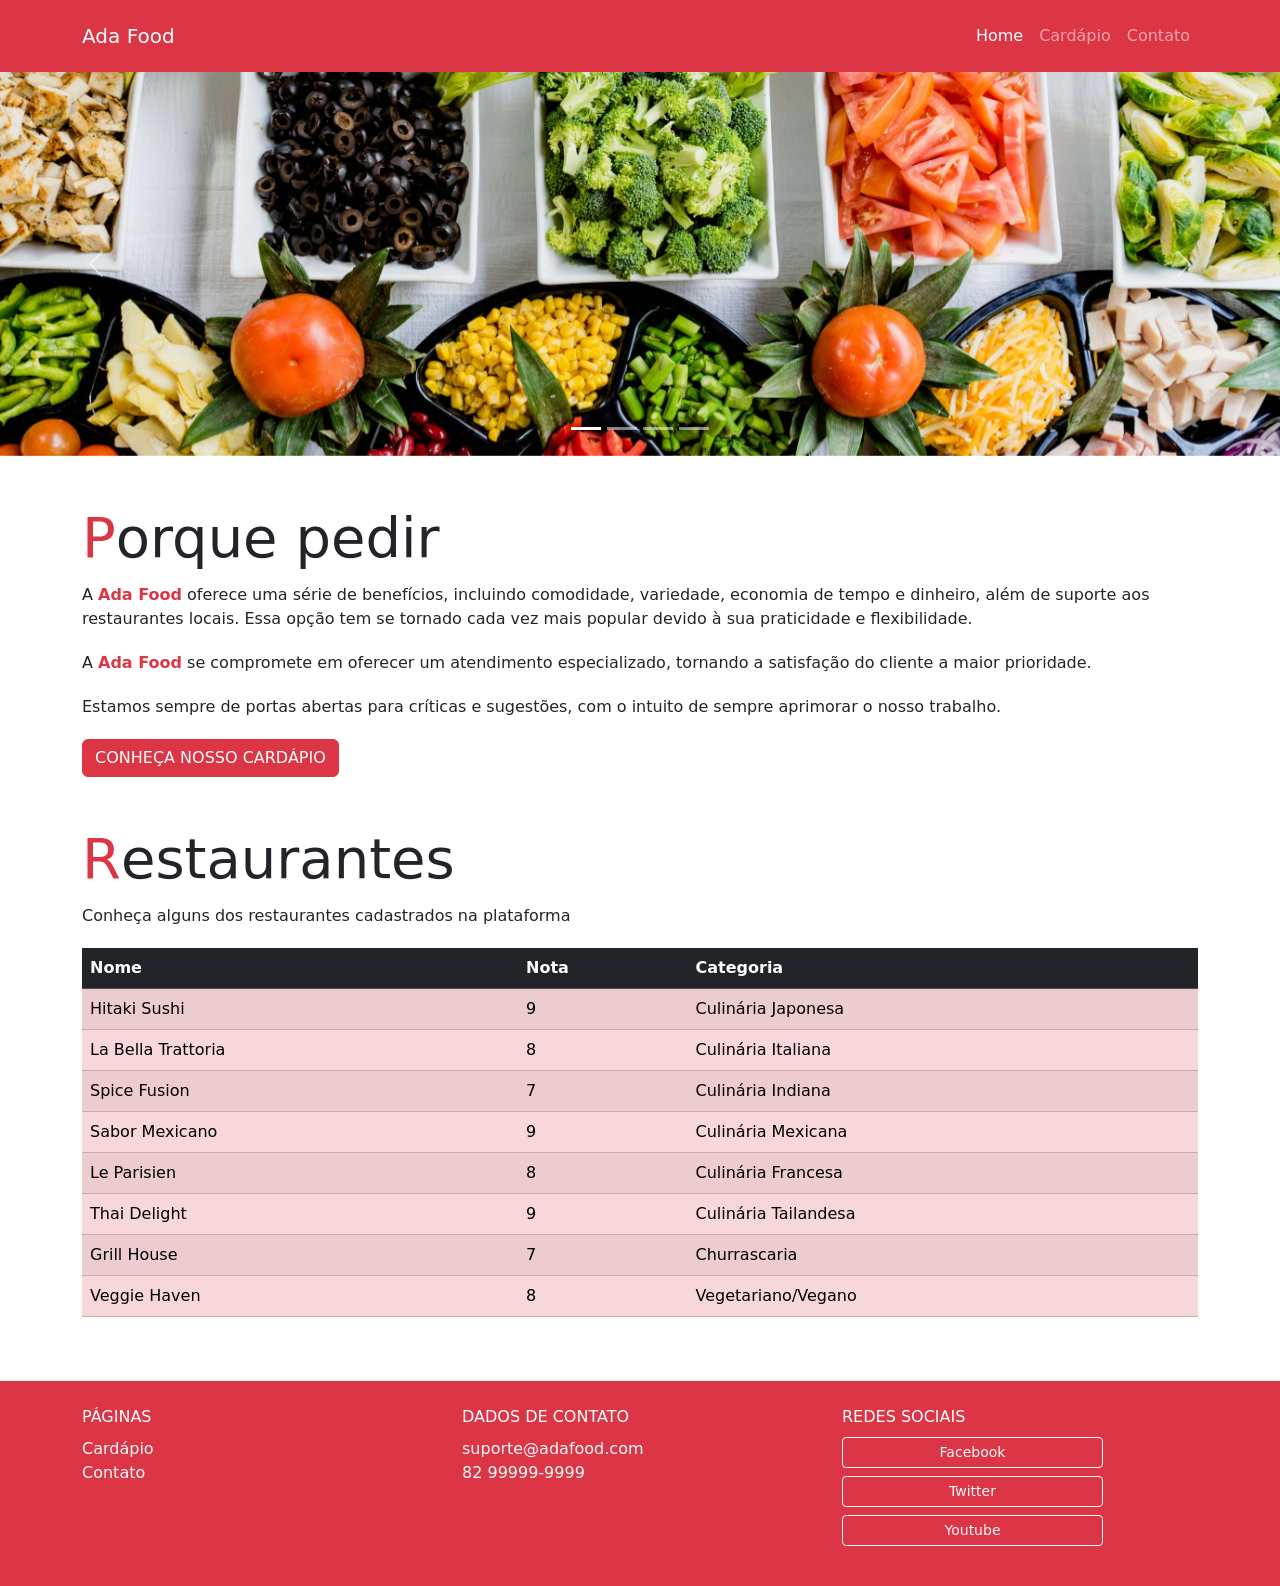
<file: src/index.html>
<!DOCTYPE html>
<html lang="pt-br">

<head>
  <meta charset="UTF-8">
  <meta name="viewport" content="width=device-width, initial-scale=1.0">
  <title>Ada Food | Home</title>
  <meta name="description" content="O melhor delivery de comida do universo. Os melhores restaurantes da cidade estão aqui. Peça sua refeição com agilidade, segurança e muito sabor.">
  <link href="https://cdn.jsdelivr.net/npm/bootstrap@5.0.2/dist/css/bootstrap.min.css" rel="stylesheet" integrity="sha384-EVSTQN3/azprG1Anm3QDgpJLIm9Nao0Yz1ztcQTwFspd3yD65VohhpuuCOmLASjC" crossorigin="anonymous">
  <link rel="stylesheet" href="./styles.css">
</head>

<body>
  <header>
    <nav class="navbar navbar-expand-lg navbar-dark bg-danger py-3">
      <div class="container">
        <a class="navbar-brand" href="#">Ada Food</a>
        <button class="navbar-toggler" type="button" data-bs-toggle="collapse" data-bs-target="#navbarNav" aria-controls="navbarNav" aria-expanded="false" aria-label="Botão do Menu">
          <span class="navbar-toggler-icon"></span>
        </button>
        <div class="collapse navbar-collapse" id="navbarNav">
          <ul class="navbar-nav ms-auto">
            <li class="nav-item">
              <a class="nav-link active" aria-current="page" href="./index.html">Home</a>
            </li>
            <li class="nav-item">
              <a class="nav-link" href="./cardapio.html">Cardápio</a>
            </li>
            <li class="nav-item">
              <a class="nav-link" href="./contato.html">Contato</a>
            </li>
          </ul>
        </div>
      </div>
    </nav>
  </header>

  <main>
    <div id="homePageCarousel" class="carousel slide" data-bs-ride="carousel">
      <div class="carousel-indicators">
        <button type="button" data-bs-target="#homePageCarousel" data-bs-slide-to="0" class="active" aria-current="true" aria-label="Slide 1"></button>
        <button type="button" data-bs-target="#homePageCarousel" data-bs-slide-to="1" aria-label="Slide 2"></button>
        <button type="button" data-bs-target="#homePageCarousel" data-bs-slide-to="2" aria-label="Slide 3"></button>
        <button type="button" data-bs-target="#homePageCarousel" data-bs-slide-to="3" aria-label="Slide 4"></button>
      </div>
      <div class="carousel-inner">
        <div class="carousel-item active">
          <img src="./assets/images/carousel-01.jpg" class="d-block w-100" alt="Legumes frescos e deliciosos">
        </div>
        <div class="carousel-item">
          <img src="./assets/images/carousel-02.jpg" class="d-block w-100" alt="Comida japonesa de dar agua na boca">
        </div>
        <div class="carousel-item">
          <img src="./assets/images/carousel-03.jpg" class="d-block w-100" alt="Hambuguer suculento com batata frita como acompanhamento">
        </div>
        <div class="carousel-item">
          <img src="./assets/images/carousel-04.jpg" class="d-block w-100" alt="Delicioso yakissoba de camarão">
        </div>
      </div>
      <button class="carousel-control-prev" type="button" data-bs-target="#homePageCarousel" data-bs-slide="prev">
        <span class="carousel-control-prev-icon" aria-hidden="true"></span>
        <span class="visually-hidden">Anterior</span>
      </button>
      <button class="carousel-control-next" type="button" data-bs-target="#homePageCarousel" data-bs-slide="next">
        <span class="carousel-control-next-icon" aria-hidden="true"></span>
        <span class="visually-hidden">Próximo</span>
      </button>
    </div>

    <div>
      <div class="container">
        <div class="row py-3 py-md-5">
          <div class="col-12 d-flex flex-column align-items-start justify-content-center gap-1">
            <h2 class="display-4"><b class="text-danger">P</b>orque pedir</h2>
            <p>A <strong class="text-danger">Ada Food</strong> oferece uma série de benefícios, incluindo comodidade, variedade, economia de tempo e dinheiro, além de suporte aos restaurantes locais. Essa opção tem se tornado cada vez mais popular devido à sua praticidade e flexibilidade.</p>
            <p>A <strong class="text-danger">Ada Food</strong> se compromete em oferecer um atendimento especializado, tornando a satisfação do cliente a maior prioridade.</p>
            <p>Estamos sempre de portas abertas para críticas e sugestões, com o intuito de sempre aprimorar o nosso trabalho.</p>
            <a href="./cardapio.html" class="btn btn-danger text-uppercase">Conheça nosso Cardápio</a>
          </div>
        </div>

        <div class="row pb-3 pb-md-5">
          <div class="col-12 d-flex flex-column align-items-start justify-content-center gap-1">
            <h2 class="display-4"><b class="text-danger">R</b>estaurantes</h2>
            <p>Conheça alguns dos restaurantes cadastrados na plataforma</p>
            <table class="table table-danger table-bordless table-hover table-striped table-responsive">
              <thead class="table-dark">
                <tr>
                  <th>Nome</th>
                  <th>Nota</th>
                  <th>Categoria</th>
                </tr>
              </thead>
              <tbody>
                <tr>
                  <td>Hitaki Sushi</td>
                  <td>9</td>
                  <td>Culinária Japonesa</td>
                </tr>
                <tr>
                  <td>La Bella Trattoria</td>
                  <td>8</td>
                  <td>Culinária Italiana</td>
                </tr>
                <tr>
                  <td>Spice Fusion</td>
                  <td>7</td>
                  <td>Culinária Indiana</td>
                </tr>
                <tr>
                  <td>Sabor Mexicano</td>
                  <td>9</td>
                  <td>Culinária Mexicana</td>
                </tr>
                <tr>
                  <td>Le Parisien</td>
                  <td>8</td>
                  <td>Culinária Francesa</td>
                </tr>
                <tr>
                  <td>Thai Delight</td>
                  <td>9</td>
                  <td>Culinária Tailandesa</td>
                </tr>
                <tr>
                  <td>Grill House</td>
                  <td>7</td>
                  <td>Churrascaria</td>
                </tr>
                <tr>
                  <td>Veggie Haven</td>
                  <td>8</td>
                  <td>Vegetariano/Vegano</td>
                </tr>
              </tbody>
            </table>

          </div>
        </div>
      </div>
    </div>
  </main>

  <footer class="bg-danger text-white py-2 py-md-4">
    <div class="container">


      <div class="row">
        <div class="col-12 col-sm-6 col-md-4">
          <span class="text-uppercase h6">Páginas</span>
          <ul class="list-unstyled mt-2">
            <li><a class="text-decoration-none link-light" href="./cardapio.html">Cardápio</a></li>
            <li><a class="text-decoration-none link-light" href="./contato.html">Contato</a></li>
          </ul>
        </div>

        <div class="col-12 col-sm-6 col-md-4">
          <span class="text-uppercase h6">Dados de Contato</span>
          <ul class="list-unstyled text-secondary-emphasis mt-2">
            <li><a class="text-decoration-none link-light" href="mailto:suporte@adafood.com">suporte@adafood.com</a></li>
            <li><a class="text-decoration-none link-light" href="tel:+5582999999999">82 99999-9999</a></li>

          </ul>
        </div>

        <div class="col-12 col-sm-4 col-md-3">
          <span class="text-uppercase h6">Redes Sociais</span>
          <ul class="list-unstyled mt-2">
            <li><a class="btn btn-outline-light btn-sm d-block" href="">Facebook</a></li>
            <li><a class="btn btn-outline-light btn-sm d-block my-2" href="">Twitter</a></li>
            <li><a class="btn btn-outline-light btn-sm d-block" href="">Youtube</a></li>
          </ul>
        </div>
      </div>
  </footer>


  <script src="https://cdn.jsdelivr.net/npm/bootstrap@5.0.2/dist/js/bootstrap.bundle.min.js" integrity="sha384-MrcW6ZMFYlzcLA8Nl+NtUVF0sA7MsXsP1UyJoMp4YLEuNSfAP+JcXn/tWtIaxVXM" crossorigin="anonymous"></script>
</body>

</html>
</file>
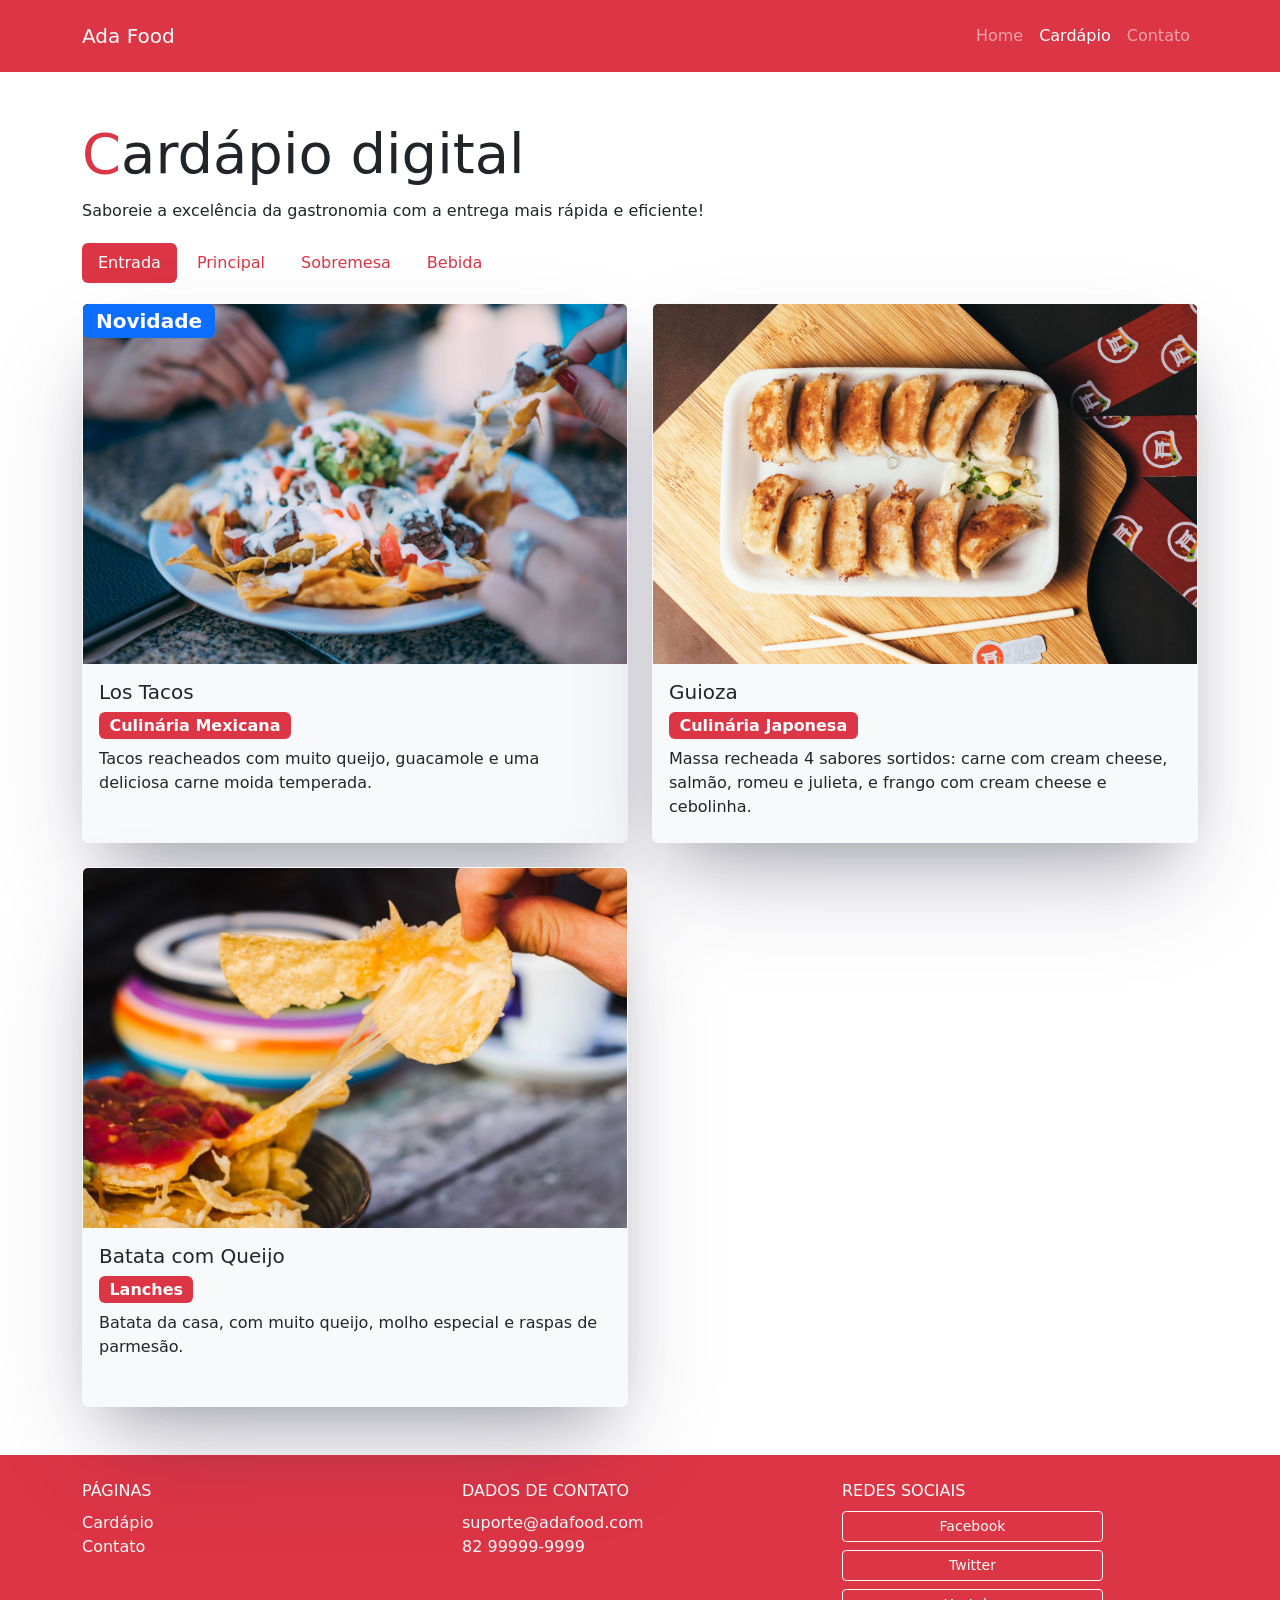
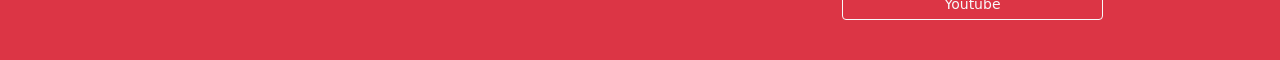
<file: src/cardapio.html>
<!DOCTYPE html>
<html lang="pt-br">

<head>
  <meta charset="UTF-8">
  <meta name="viewport" content="width=device-width, initial-scale=1.0">
  <title>Ada Food | Cardápio</title>
  <meta name="description" content="O melhor delivery de comida do universo. Os melhores restaurantes da cidade estão aqui. Peça sua refeição com agilidade, segurança e muito sabor.">
  <link href="https://cdn.jsdelivr.net/npm/bootstrap@5.0.2/dist/css/bootstrap.min.css" rel="stylesheet" integrity="sha384-EVSTQN3/azprG1Anm3QDgpJLIm9Nao0Yz1ztcQTwFspd3yD65VohhpuuCOmLASjC" crossorigin="anonymous">
  <link rel="stylesheet" href="./styles.css">
</head>

<body>
  <header>
    <nav class="navbar navbar-expand-lg navbar-dark bg-danger py-3">
      <div class="container">
        <a class="navbar-brand" href="#">Ada Food</a>
        <button class="navbar-toggler" type="button" data-bs-toggle="collapse" data-bs-target="#navbarNav" aria-controls="navbarNav" aria-expanded="false" aria-label="Botão do Menu">
          <span class="navbar-toggler-icon"></span>
        </button>
        <div class="collapse navbar-collapse" id="navbarNav">
          <ul class="navbar-nav ms-auto">
            <li class="nav-item">
              <a class="nav-link" aria-current="page" href="./index.html">Home</a>
            </li>
            <li class="nav-item">
              <a class="nav-link active" href="./cardapio.html">Cardápio</a>
            </li>
            <li class="nav-item">
              <a class="nav-link" href="./contato.html">Contato</a>
            </li>
          </ul>
        </div>
      </div>
    </nav>
  </header>

  <main>
    <div>
      <div class="container">
        <div class="row py-3 py-md-5">
          <div class="col-12 d-flex flex-column align-items-start justify-content-center gap-1">
            <h2 class="display-4"><b class="text-danger">C</b>ardápio digital</h2>
            <p>Saboreie a excelência da gastronomia com a entrega mais rápida e eficiente!</p>

            <ul class="d-flex nav nav-pills me-3 gap-1 mb-3" id="v-pills-tab" role="tablist" aria-orientation="vertical">
              <li>
                <button class="nav-link active" id="v-pills-entrada-tab" data-bs-toggle="pill" data-bs-target="#v-pills-entrada" type="button" role="tab" aria-controls="v-pills-entrada" aria-selected="true">Entrada</button>
              </li>
              <li>
                <button class="nav-link" id="v-pills-principal-tab" data-bs-toggle="pill" data-bs-target="#v-pills-principal" type="button" role="tab" aria-controls="v-pills-principal" aria-selected="false">Principal</button>
              </li>
              <li>
                <button class="nav-link" id="v-pills-sobremesa-tab" data-bs-toggle="pill" data-bs-target="#v-pills-sobremesa" type="button" role="tab" aria-controls="v-pills-sobremesa" aria-selected="false">Sobremesa</button>
              </li>
              <li>
                <button class="nav-link" id="v-pills-bebida-tab" data-bs-toggle="pill" data-bs-target="#v-pills-bebida" type="button" role="tab" aria-controls="v-pills-bebida" aria-selected="false">Bebida</button>
              </li>
            </ul>

            <div class="tab-content" id="v-pills-tabContent">
              <div class="tab-pane fade show active" id="v-pills-entrada" role="tabpanel" aria-labelledby="v-pills-entrada-tab">
                <div class="row row-cols-1 row-cols-md-2 g-4">
                  <div class="col">
                    <div class="card bg-light border-light position-relative">
                      <img src="./assets/images/entrada-01.jpg" class="card-img-top" alt="Maravilhosos tacos recheados">
                      <div class="card-body">
                        <span class="position-absolute top-0 start-0 badge bg-primary fs-5">
                          Novidade
                        </span>
                        <h5 class="card-title">Los Tacos</h5>
                        <span class="badge bg-danger fs-6 mb-2">
                          Culinária Mexicana
                        </span>
                        <p class="card-text">Tacos reacheados com muito queijo, guacamole e uma deliciosa carne moida temperada.</p>
                      </div>
                    </div>
                  </div>
                  <div class="col">
                    <div class="card bg-light border-light">
                      <img src="./assets/images/entrada-02.jpg" class="card-img-top" alt="Massa recheada sabores sortidos">
                      <div class="card-body">
                        <h5 class="card-title">Guioza</h5>
                        <span class="badge bg-danger fs-6 mb-2">
                          Culinária Japonesa
                        </span>
                        <p class="card-text">Massa recheada 4 sabores sortidos: carne com cream cheese, salmão, romeu e julieta, e frango com cream cheese e cebolinha.</p>
                      </div>
                    </div>
                  </div>
                  <div class="col">
                    <div class="card bg-light border-light">
                      <img src="./assets/images/entrada-03.jpg" class="card-img-top" alt="Batata da casa, com muito queijo">
                      <div class="card-body">
                        <h5 class="card-title">Batata com Queijo</h5>
                        <span class="badge bg-danger fs-6 mb-2">
                          Lanches
                        </span>
                        <p class="card-text">Batata da casa, com muito queijo, molho especial e raspas de parmesão.</p>
                      </div>
                    </div>
                  </div>
                </div>
              </div>

              <div class="tab-pane fade" id="v-pills-principal" role="tabpanel" aria-labelledby="v-pills-principal-tab">
                <div class="row row-cols-1 row-cols-md-2 g-4">
                  <div class="col">
                    <div class="card bg-light border-light">
                      <img src="./assets/images/principal-01.jpg" class="card-img-top" alt="Hamburguer suculento de 160g">
                      <div class="card-body">

                        <h5 class="card-title">X-Salada</h5>
                        <span class="badge bg-danger fs-6 mb-2">
                          Lanches
                        </span>
                        <p class="card-text">Hamburguer suculento de 160g, alface, tomate, picles, queijo cheddar, salsicha e molho especial</p>
                      </div>
                    </div>
                  </div>
                  <div class="col">
                    <div class="card bg-light border-light">
                      <img src="./assets/images/principal-02.jpg" class="card-img-top" alt="Burrito de carne moida temperada">
                      <div class="card-body">
                        <h5 class="card-title">Burrito</h5>
                        <span class="badge bg-danger fs-6 mb-2">
                          Culinária Mexicana
                        </span>
                        <p class="card-text">Burrito de carne moida temperada, salada mexicana e molho apimentado.</p>
                      </div>
                    </div>
                  </div>
                  <div class="col">
                    <div class="card bg-light border-light">
                      <img src="./assets/images/principal-03.jpg" class="card-img-top" alt="Pizza vegana de tomate seco com rúcula">
                      <div class="card-body">
                        <h5 class="card-title">Pizza Vegana</h5>
                        <span class="badge bg-danger fs-6 mb-2">
                          Culinária Italiana
                        </span>
                        <span class="badge bg-success fs-6 mb-2">
                          Vegetariano
                        </span>
                        <span class="badge bg-success fs-6 mb-2">
                          Vegano
                        </span>
                        <p class="card-text">Pizza vegana de tomate seco com rúcula.</p>
                      </div>
                    </div>
                  </div>
                  <div class="col">
                    <div class="card bg-light border-light position-relative">
                      <span class="position-absolute top-0 start-0 badge bg-danger fs-5">
                        Mais Vendido
                      </span>
                      <img src="./assets/images/principal-04.jpg" class="card-img-top" alt="Barca de sushi com peças varidas">
                      <div class="card-body">
                        <h5 class="card-title">Barca de Sushi</h5>
                        <span class="badge bg-danger fs-6 mb-2">
                          Culinária Japonesa
                        </span>
                        <p class="card-text">Barca de sushi com peças varidas escolhidas pelo chef da casa.</p>
                      </div>
                    </div>
                  </div>
                </div>
              </div>

              <div class="tab-pane fade" id="v-pills-sobremesa" role="tabpanel" aria-labelledby="v-pills-sobremesa-tab">
                <div class="row row-cols-1 row-cols-md-2 g-4">
                  <div class="col">
                    <div class="card bg-light border-light">
                      <img src="./assets/images/sobremesa-01.jpg" class="card-img-top" alt="Donuts variados com deliciosas coberturas">
                      <div class="card-body">

                        <h5 class="card-title">Donuts</h5>
                        <p class="card-text">Donuts variados com deliciosas coberturas.</p>
                      </div>
                    </div>
                  </div>
                  <div class="col">
                    <div class="card bg-light border-light position-relative">
                      <span class="position-absolute top-0 start-0 badge bg-success fs-5">
                        30% OFF
                      </span>
                      <img src="./assets/images/sobremesa-02.jpg" class="card-img-top" alt="Crepe doce de morango com chantilly">
                      <div class="card-body">
                        <h5 class="card-title">Crepe de Morango</h5>
                        <p class="card-text">Crepe doce de morango com chantilly.</p>
                      </div>
                    </div>
                  </div>
                  <div class="col">
                    <div class="card bg-light border-light">

                      <img src="./assets/images/sobremesa-03.jpg" class="card-img-top" alt="Brownie de chocolate suiço com castanha">
                      <div class="card-body">
                        <h5 class="card-title">Brownie</h5>
                        <p class="card-text">Brownie de chocolate suiço com castanha</p>
                      </div>
                    </div>
                  </div>
                  <div class="col">
                    <div class="card bg-light border-light">
                      <img src="./assets/images/sobremesa-04.jpg" class="card-img-top" alt="Torta de mirtilo doce e cremosa">
                      <div class="card-body">
                        <h5 class="card-title">Torta de Mirtilo</h5>
                        <p class="card-text">Torta de mirtilo doce e cremosa, com calda de mirtilo, massa de biscoito e cream cheese.</p>
                      </div>
                    </div>
                  </div>
                </div>
              </div>

              <div class="tab-pane fade" id="v-pills-bebida" role="tabpanel" aria-labelledby="v-pills-bebida-tab">
                <div class="row row-cols-1 row-cols-md-2 g-4">
                  <div class="col">
                    <div class="card bg-light border-light">
                      <img src="./assets/images/bebida-01.jpg" class="card-img-top" alt="Refrigerante de 350ml">
                      <div class="card-body">

                        <h5 class="card-title">Refrigerante</h5>
                        <p class="card-text">Refrigerante de 350ml, sabores: Cola, Limão e Laranja.</p>
                      </div>
                    </div>
                  </div>
                  <div class="col">
                    <div class="card bg-light border-light">

                      <img src="./assets/images/bebida-02.jpg" class="card-img-top" alt="Suco de melância">
                      <div class="card-body">
                        <h5 class="card-title">Suco de Melância</h5>
                        <p class="card-text">Suco de melância e raspa de limão para refrescar.</p>
                      </div>
                    </div>
                  </div>
                  <div class="col">
                    <div class="card bg-light border-light position-relative">
                      <span class="position-absolute top-0 start-0 badge bg-danger fs-5">
                        Mais Vendido
                      </span>
                      <img src="./assets/images/bebida-03.jpg" class="card-img-top" alt="Milkshake com pedaços de morango">
                      <div class="card-body">
                        <h5 class="card-title">Milkshake de Morango</h5>
                        <p class="card-text">Milkshake com pedaços de morango, delicioso e cremoso.</p>
                      </div>
                    </div>
                  </div>
                </div>
              </div>
            </div>

          </div>
        </div>
      </div>


    </div>
    </div>
  </main>

  <footer class="bg-danger text-white py-2 py-md-4">
    <div class="container">


      <div class="row">
        <div class="col-12 col-sm-6 col-md-4">
          <span class="text-uppercase h6">Páginas</span>
          <ul class="list-unstyled mt-2">
            <li><a class="text-decoration-none link-light" href="./cardapio.html">Cardápio</a></li>
            <li><a class="text-decoration-none link-light" href="./contato.html">Contato</a></li>
          </ul>
        </div>

        <div class="col-12 col-sm-6 col-md-4">
          <span class="text-uppercase h6">Dados de Contato</span>
          <ul class="list-unstyled text-secondary-emphasis mt-2">
            <li><a class="text-decoration-none link-light" href="mailto:suporte@adafood.com">suporte@adafood.com</a></li>
            <li><a class="text-decoration-none link-light" href="tel:+5582999999999">82 99999-9999</a></li>

          </ul>
        </div>

        <div class="col-12 col-sm-4 col-md-3">
          <span class="text-uppercase h6">Redes Sociais</span>
          <ul class="list-unstyled mt-2">
            <li><a class="btn btn-outline-light btn-sm d-block" href="">Facebook</a></li>
            <li><a class="btn btn-outline-light btn-sm d-block my-2" href="">Twitter</a></li>
            <li><a class="btn btn-outline-light btn-sm d-block" href="">Youtube</a></li>
          </ul>
        </div>
      </div>
  </footer>


  <script src="https://cdn.jsdelivr.net/npm/bootstrap@5.0.2/dist/js/bootstrap.bundle.min.js" integrity="sha384-MrcW6ZMFYlzcLA8Nl+NtUVF0sA7MsXsP1UyJoMp4YLEuNSfAP+JcXn/tWtIaxVXM" crossorigin="anonymous"></script>
</body>

</html>
</file>
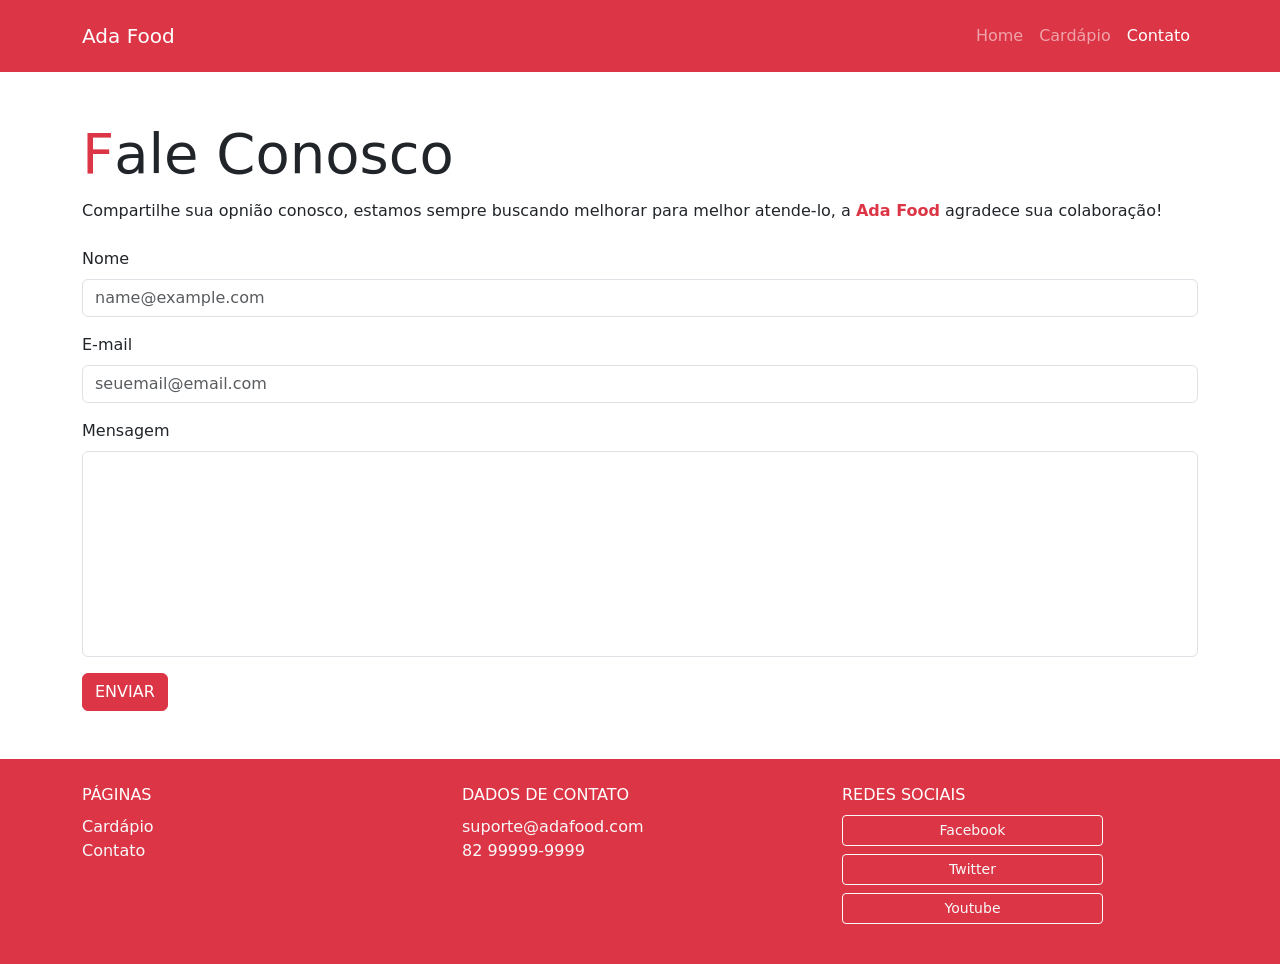
<file: src/contato.html>
<!DOCTYPE html>
<html lang="pt-br">

<head>
  <meta charset="UTF-8">
  <meta name="viewport" content="width=device-width, initial-scale=1.0">
  <title>Ada Food | Contato</title>
  <meta name="description" content="O melhor delivery de comida do universo. Os melhores restaurantes da cidade estão aqui. Peça sua refeição com agilidade, segurança e muito sabor.">
  <link href="https://cdn.jsdelivr.net/npm/bootstrap@5.0.2/dist/css/bootstrap.min.css" rel="stylesheet" integrity="sha384-EVSTQN3/azprG1Anm3QDgpJLIm9Nao0Yz1ztcQTwFspd3yD65VohhpuuCOmLASjC" crossorigin="anonymous">
  <link rel="stylesheet" href="./styles.css">
</head>

<body>
  <header>
    <nav class="navbar navbar-expand-lg navbar-dark bg-danger py-3">
      <div class="container">
        <a class="navbar-brand" href="#">Ada Food</a>
        <button class="navbar-toggler" type="button" data-bs-toggle="collapse" data-bs-target="#navbarNav" aria-controls="navbarNav" aria-expanded="false" aria-label="Botão do Menu">
          <span class="navbar-toggler-icon"></span>
        </button>
        <div class="collapse navbar-collapse" id="navbarNav">
          <ul class="navbar-nav ms-auto">
            <li class="nav-item">
              <a class="nav-link" aria-current="page" href="./index.html">Home</a>
            </li>
            <li class="nav-item">
              <a class="nav-link" href="./cardapio.html">Cardápio</a>
            </li>
            <li class="nav-item">
              <a class="nav-link active" href="./contato.html">Contato</a>
            </li>
          </ul>
        </div>
      </div>
    </nav>
  </header>

  <main>
    <div>
      <div class="container">
        <div class="row py-3 py-md-5">
          <div class="col-12 d-flex flex-column align-items-start justify-content-center gap-1 mb-2">
            <h2 class="display-4"><b class="text-danger">F</b>ale Conosco</h2>
            <p>Compartilhe sua opnião conosco, estamos sempre buscando melhorar para melhor atende-lo, a <strong class="text-danger">Ada Food</strong> agradece sua colaboração!</p>
          </div>

          <form onsubmit="onSubmit()">
            <div class="mb-3">
              <label for="nome" class="form-label">Nome</label>
              <input type="text" class="form-control" id="nome" placeholder="name@example.com" required>
            </div>
            <div class="mb-3">
              <label for="email" class="form-label">E-mail</label>
              <input type="email" class="form-control" id="email" placeholder="seuemail@email.com" required>
            </div>
            <div class="mb-3">
              <label for="mensagem" class="form-label">Mensagem</label>
              <textarea class="form-control" id="mensagem" rows="8" required></textarea>
            </div>
            <button class="btn btn-danger text-uppercase" type="submit">Enviar</button>
          </form>
        </div>
      </div>
    </div>
  </main>

  <footer class="bg-danger text-white py-2 py-md-4">
    <div class="container">


      <div class="row">
        <div class="col-12 col-sm-6 col-md-4">
          <span class="text-uppercase h6">Páginas</span>
          <ul class="list-unstyled mt-2">
            <li><a class="text-decoration-none link-light" href="./cardapio.html">Cardápio</a></li>
            <li><a class="text-decoration-none link-light" href="./contato.html">Contato</a></li>
          </ul>
        </div>

        <div class="col-12 col-sm-6 col-md-4">
          <span class="text-uppercase h6">Dados de Contato</span>
          <ul class="list-unstyled text-secondary-emphasis mt-2">
            <li><a class="text-decoration-none link-light" href="mailto:suporte@adafood.com">suporte@adafood.com</a></li>
            <li><a class="text-decoration-none link-light" href="tel:+5582999999999">82 99999-9999</a></li>

          </ul>
        </div>

        <div class="col-12 col-sm-4 col-md-3">
          <span class="text-uppercase h6">Redes Sociais</span>
          <ul class="list-unstyled mt-2">
            <li><a class="btn btn-outline-light btn-sm d-block" href="">Facebook</a></li>
            <li><a class="btn btn-outline-light btn-sm d-block my-2" href="">Twitter</a></li>
            <li><a class="btn btn-outline-light btn-sm d-block" href="">Youtube</a></li>
          </ul>
        </div>
      </div>
  </footer>


  <script src="https://cdn.jsdelivr.net/npm/bootstrap@5.0.2/dist/js/bootstrap.bundle.min.js" integrity="sha384-MrcW6ZMFYlzcLA8Nl+NtUVF0sA7MsXsP1UyJoMp4YLEuNSfAP+JcXn/tWtIaxVXM" crossorigin="anonymous"></script>
  <script>
    function onSubmit() {
      alert('Feedback enviado com sucesso!')
    }
  </script>
</body>

</html>
</file>
<file: src/styles.css>
#homePageCarousel .carousel-item img {
  width: 100%;
  object-fit: cover;
  max-height: 30vw;
}

main {
  min-height: calc(100vh - 278px);
}

.nav-pills .nav-link {
  color: #dc3545;
  transition: all 0.3s;
}

.nav-pills .nav-link.active,
.nav-pills .nav-link:hover {
  background-color: #dc3545;
  color: white;
}

.card {
  height: 540px;
  box-shadow: rgba(255, 255, 255, 0.1) 0px 1px 1px 0px inset,
    rgba(50, 50, 93, 0.25) 0px 50px 100px -20px,
    rgba(0, 0, 0, 0.3) 0px 30px 60px -30px;
  transition: ease-in 0.3s;
}

.card:hover {
  scale: 1.01;
}

.card img {
  height: 360px;
  object-fit: cover;
}

textarea {
  resize: none;
}

#mensagem:focus,
input[type='text']:focus,
input[type='email']:focus {
  border-color: rgba(220, 53, 69, 0.8);
  box-shadow: 0 1px 1px rgba(0, 0, 0, 0.075) inset,
    0 0 8px rgba(220, 53, 69, 0.6);
  outline: 0 none;
}
</file>
